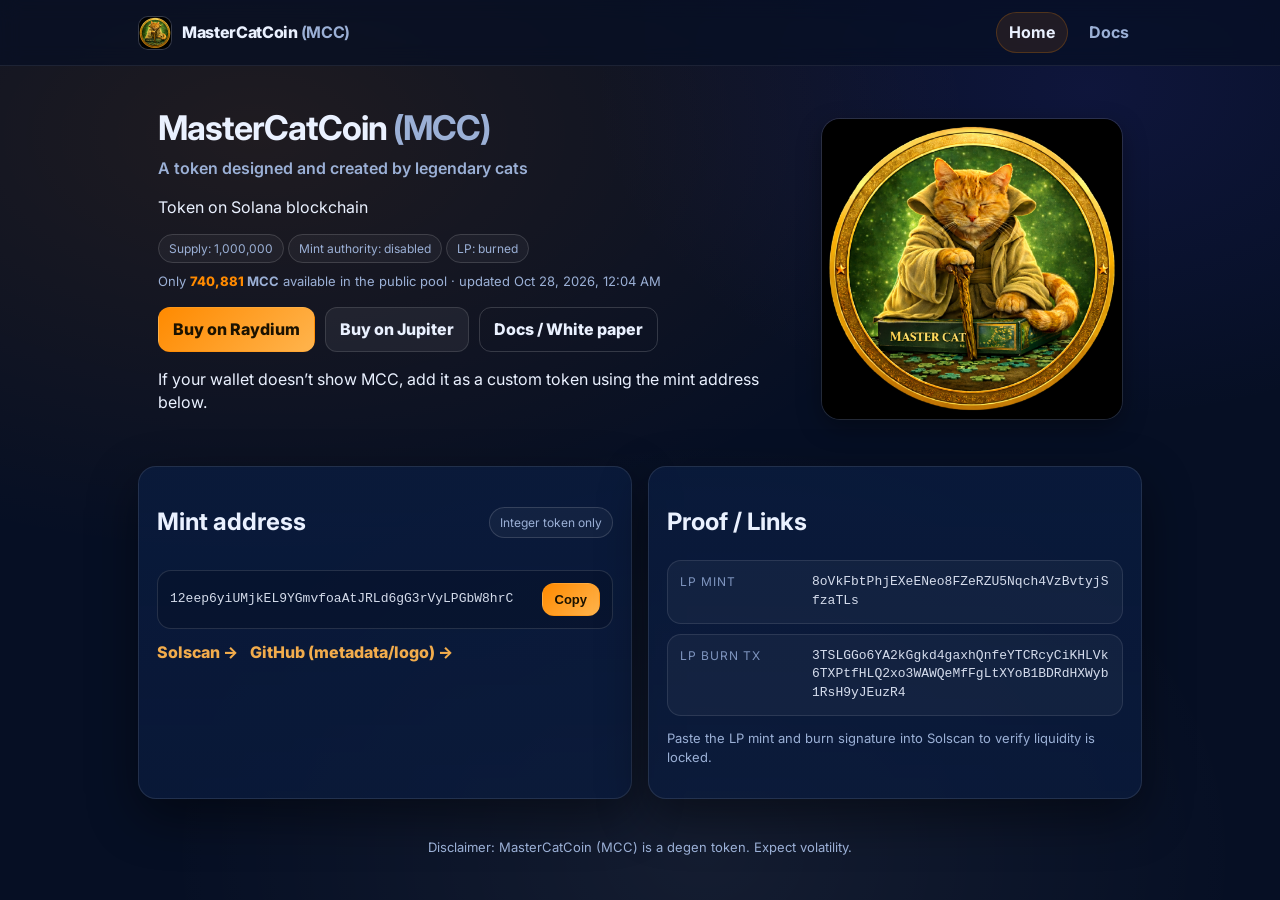
<file: index.html>
<!doctype html>
<html lang="en">
<head>
  <meta charset="utf-8" />
  <meta name="viewport" content="width=device-width,initial-scale=1" />
  <title>MasterCatCoin (MCC)</title>
  <meta name="description" content="MasterCatCoin (MCC) — A token designed by and for lengendary cats" />

  <link rel="icon" href="assets/logo.png" />
  <link rel="stylesheet" href="styles.css" />

  <link rel="preconnect" href="https://fonts.googleapis.com">
  <link rel="preconnect" href="https://fonts.gstatic.com" crossorigin>
  <link href="https://fonts.googleapis.com/css2?family=Inter:wght@400;500;600;700;800&display=swap" rel="stylesheet">
</head>

<body>
  <nav class="topnav">
    <div class="nav-inner">
      <div class="nav-left">
        <img src="assets/logo.png" alt="MasterCatCoin logo" class="nav-logo" />
        <div class="nav-title">MasterCatCoin <span class="sym">(MCC)</span></div>
      </div>
      <div class="nav-links">
        <a class="active" href="/">Home</a>
        <a href="/docs.html">Docs</a>
      </div>
    </div>
  </nav>

  <main class="wrap">
    <header class="hero">
      <div class="hero-inner">

        <!-- LEFT: text + buttons -->
        <div class="hero-left">
          <h1>MasterCatCoin <span class="muted">(MCC)</span></h1>
          <p class="tagline">A token designed and created by legendary cats</p>
          <p class="subline">Token on Solana blockchain</p>

          <div class="pill-row">
            <span class="pill">Supply: 1,000,000</span>
            <span class="pill ok">Mint authority: disabled</span>
            <span class="pill ok">LP: burned</span>
            <p class="small">
             Only <strong><span id="poolAmt">…</span> MCC</strong> available in the public pool
            <span class="muted">· updated <span id="poolUpdated">…</span></span>
            </p>
            
          </div>

          <div class="hero-actions">
            <a class="btn primary" href="https://raydium.io/swap/" target="_blank">Buy on Raydium</a>
            <a class="btn secondary" href="https://jup.ag/swap/SOL-MCC" target="_blank">Buy on Jupiter</a>
            <a class="btn ghost" href="/docs.html">Docs / White paper</a>
          </div>

          <p class="helper">
            If your wallet doesn’t show MCC, add it as a custom token using the mint address below.
          </p>
        </div>

        <!-- RIGHT: logo -->
        <div class="hero-right">
          <img src="assets/logo.png" alt="MasterCatCoin logo" class="hero-logo">
        </div>

      </div>
    </header>


    <section class="grid2">
      <section class="card">
        <div class="section-title">
          <h2>Mint address</h2>
          <span class="pill">Integer token only</span>
        </div>

        <div class="copybox">
          <code id="mint" class="break">12eep6yiUMjkEL9YGmvfoaAtJRLd6gG3rVyLPGbW8hrC</code>
          <button class="btn small" id="copyMintBtn" type="button">Copy</button>
        </div>

        <div class="row">
          <a class="link" href="https://solscan.io/token/12eep6yiUMjkEL9YGmvfoaAtJRLd6gG3rVyLPGbW8hrC" target="_blank" rel="noreferrer">Solscan →</a>
          <a class="link" href="https://github.com/rouxpn/ZoomieCoin" target="_blank" rel="noreferrer">GitHub (metadata/logo) →</a>
        </div>
      </section>

      <section class="card">
        <h2>Proof / Links</h2>
        <ul class="kv">
          <li><span>LP mint</span><code class="break">8oVkFbtPhjEXeENeo8FZeRZU5Nqch4VzBvtyjSfzaTLs</code></li>
          <li><span>LP burn tx</span><code class="break">3TSLGGo6YA2kGgkd4gaxhQnfeYTCRcyCiKHLVk6TXPtfHLQ2xo3WAWQeMfFgLtXYoB1BDRdHXWyb1RsH9yJEuzR4</code></li>
        </ul>
        <p class="small">Paste the LP mint and burn signature into Solscan to verify liquidity is locked.</p>
      </section>
    </section>

    <footer class="footer">
      <p>Disclaimer: MasterCatCoin (MCC) is a degen token. Expect volatility.</p>
    </footer>
  </main>

  <div class="toast" id="toast">Copied!</div>

  <script>
    const mintEl = document.getElementById("mint");
    const btn = document.getElementById("copyMintBtn");
    const toast = document.getElementById("toast");

    function showToast(text){
      toast.textContent = text;
      toast.classList.add("show");
      window.clearTimeout(window.__toastTimer);
      window.__toastTimer = window.setTimeout(() => toast.classList.remove("show"), 900);
    }

    btn.addEventListener("click", async () => {
      const mint = mintEl.textContent.trim();
      try {
        await navigator.clipboard.writeText(mint);
        showToast("Mint copied");
      } catch (e) {
        showToast("Copy failed — select manually");
      }
    });
  </script>
  
<script>
  async function loadPoolBalance() {
    const amtEl = document.getElementById("poolAmt");
    const updEl = document.getElementById("poolUpdated");
    if (!amtEl || !updEl) return;

    try {
      const res = await fetch("/data/pool.json", { cache: "no-store" });
      if (!res.ok) throw new Error("HTTP " + res.status);

      const data = await res.json();

      // amount
      const n = Number(data.amount);
      amtEl.textContent = Number.isFinite(n) ? n.toLocaleString() : data.amount;

      // updated time (stored by python as UTC ISO)
      if (data.updated_utc) {
        const d = new Date(data.updated_utc);
        updEl.textContent = d.toLocaleString([], {
          year: "numeric",
          month: "short",
          day: "2-digit",
          hour: "numeric",
          minute: "2-digit"
        });
      } else {
        updEl.textContent = "—";
      }
    } catch (e) {
      console.warn("Pool balance load failed:", e);
      amtEl.textContent = "—";
      updEl.textContent = "—";
    }
  }

  loadPoolBalance();
</script>
</body>
</html>
</file>
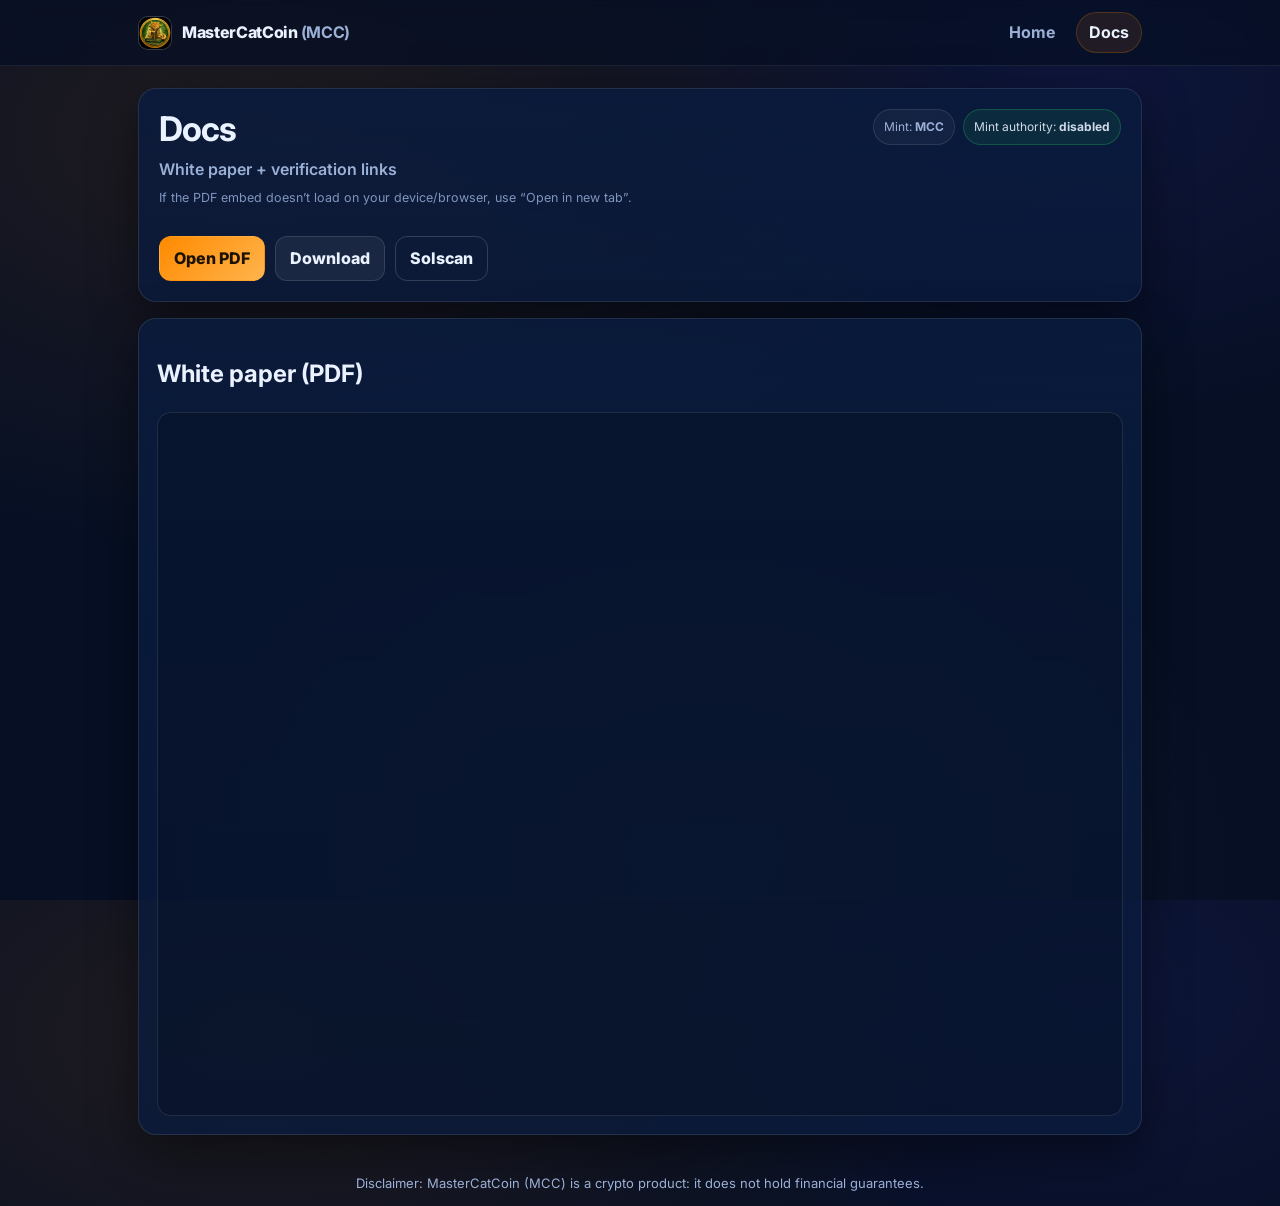
<file: docs.html>
<!doctype html>
<html lang="en">
<head>
  <meta charset="utf-8" />
  <meta name="viewport" content="width=device-width,initial-scale=1" />
  <title>MasterCatCoin Docs</title>

  <link rel="icon" href="assets/logo.png" />
  <link rel="stylesheet" href="styles.css" />

  <link rel="preconnect" href="https://fonts.googleapis.com">
  <link rel="preconnect" href="https://fonts.gstatic.com" crossorigin>
  <link href="https://fonts.googleapis.com/css2?family=Inter:wght@400;500;600;700;800&display=swap" rel="stylesheet">
</head>

<body>
  <nav class="topnav">
    <div class="nav-inner">
      <div class="nav-left">
        <img src="assets/logo.png" alt="MasterCatCoin logo" class="nav-logo" />
        <div class="nav-title">MasterCatCoin <span class="sym">(MCC)</span></div>
      </div>
      <div class="nav-links">
        <a href="/">Home</a>
        <a class="active" href="/docs.html">Docs</a>
      </div>
    </div>
  </nav>

  <main class="wrap">
    <header class="hero card">
      <div class="hero-top">
        <div>
          <h1>Docs</h1>
          <p class="tagline">White paper + verification links</p>
          <p class="fine">If the PDF embed doesn’t load on your device/browser, use “Open in new tab”.</p>
        </div>

        <div class="badges">
          <span class="badge">Mint: <strong>MCC</strong></span>
          <span class="badge ok">Mint authority: <strong>disabled</strong></span>
        </div>
      </div>

      <div class="hero-actions">
        <a class="btn" href="assets/MasterCatCoin_Whitepaper.pdf" target="_blank" rel="noreferrer">Open PDF</a>
        <a class="btn secondary" href="assets/MasterCatCoin_Whitepaper.pdf" download>Download</a>
        <a class="btn ghost" href="https://solscan.io/token/12eep6yiUMjkEL9YGmvfoaAtJRLd6gG3rVyLPGbW8hrC" target="_blank" rel="noreferrer">Solscan</a>
      </div>
    </header>

    <section class="card">
      <h2>White paper (PDF)</h2>
      <div class="pdf-frame">
        <iframe
          src="assets/MasterCatCoin_Whitepaper.pdf"
          title="MasterCatCoin Whitepaper"
          loading="lazy"
        ></iframe>
      </div>
    </section>

    <footer class="footer">
      <p>Disclaimer: MasterCatCoin (MCC) is a crypto product: it does not hold financial guarantees. </p>
    </footer>
  </main>
</body>
</html>
</file>
<file: styles.css>
/* ZoomieCoin theme inspired by modern DEX dashboards (dark navy + orange accent) */

:root{
  --bg: #060f24;           /* deep navy */
  --bg2:#081734;           /* slightly lighter */
  --panel:#0a1b3d;         /* card surface */
  --panel2:#0b214b;        /* hover surface */
  --border: rgba(255,255,255,.10);
  --border2: rgba(255,255,255,.16);

  --text:#eaf1ff;
  --muted:#9bb0d6;
  --muted2:#7f95bf;

  --accent:#ff8a00;        /* orange */
  --accent2:#ffb44d;
  --ok:#22c55e;

  --shadow: 0 18px 50px rgba(0,0,0,.45);
  --radius: 18px;
  --radius2: 14px;

  --maxw: 1040px;
}

*{ box-sizing:border-box; }
html,body{ height:100%; }
body{
  margin:0;
  font-family: Inter, system-ui, -apple-system, Segoe UI, Roboto, Arial, sans-serif;
  background: radial-gradient(1200px 700px at 20% 15%, rgba(255,138,0,.10), transparent 60%),
              radial-gradient(900px 600px at 85% 10%, rgba(79,70,229,.12), transparent 55%),
              radial-gradient(900px 700px at 55% 95%, rgba(255,255,255,.06), transparent 60%),
              var(--bg);
  color: var(--text);
  line-height: 1.45;
}

/* ---------- Top nav ---------- */
.topnav{
  position: sticky;
  top: 0;
  z-index: 10;
  background: rgba(6, 15, 36, .70);
  border-bottom: 1px solid rgba(255,255,255,.08);
  backdrop-filter: blur(10px);
  -webkit-backdrop-filter: blur(10px);
}

.nav-inner{
  max-width: var(--maxw);
  margin: 0 auto;
  padding: 12px 18px;
  display:flex;
  align-items:center;
  justify-content:space-between;
  gap: 14px;
}

.nav-left{
  display:flex;
  align-items:center;
  gap: 10px;
  min-width: 220px;
}

.nav-logo{
  width: 34px;
  height: 34px;
  border-radius: 10px;
  border: 1px solid rgba(255,255,255,.12);
  background: rgba(255,255,255,.06);
}

.nav-title{
  font-weight: 800;
  letter-spacing: -0.02em;
}

.nav-title .sym{
  color: var(--muted);
  font-weight: 700;
}

.nav-links{
  display:flex;
  align-items:center;
  gap: 8px;
}

.nav-links a{
  text-decoration:none;
  color: var(--muted);
  font-weight: 700;
  padding: 8px 12px;
  border-radius: 999px;
  border: 1px solid transparent;
}

.nav-links a:hover{
  color: var(--text);
  background: rgba(255,255,255,.05);
  border-color: rgba(255,255,255,.08);
}

.nav-links a.active{
  color: var(--text);
  background: rgba(255,138,0,.10);
  border-color: rgba(255,138,0,.22);
}

/* ---------- Layout ---------- */
.wrap{
  max-width: var(--maxw);
  margin: 22px auto 44px auto;
  padding: 0 18px;
  display:grid;
  gap: 16px;
}

.card{
  background: linear-gradient(180deg, rgba(10,27,61,.88), rgba(10,27,61,.78));
  border: 1px solid var(--border);
  border-radius: var(--radius);
  box-shadow: var(--shadow);
  padding: 18px;
}

.card:hover{
  border-color: rgba(255,255,255,.14);
}

.hero{
  padding: 20px;
}

.hero-top{
  display:flex;
  justify-content:space-between;
  align-items:flex-start;
  gap: 18px;
  flex-wrap: wrap;
}

.hero h1{
  margin:0;
  font-size: 34px;
  letter-spacing: -0.03em;
  line-height: 1.15;
}

.muted{ color: var(--muted); }
.small{ font-size: 13px; color: var(--muted); }
.fine{ font-size: 12.5px; color: var(--muted2); margin-top: 8px; }

.tagline{
  margin: 10px 0 0 0;
  color: var(--muted);
  font-weight: 600;
  max-width: 65ch;
}

.badges{
  display:flex;
  gap: 8px;
  flex-wrap: wrap;
  justify-content:flex-end;
}

.badge{
  font-size: 12px;
  color: var(--muted);
  border: 1px solid rgba(255,255,255,.10);
  background: rgba(255,255,255,.04);
  padding: 8px 10px;
  border-radius: 999px;
}

.badge.ok{
  color: rgba(234,241,255,.88);
  border-color: rgba(34,197,94,.28);
  background: rgba(34,197,94,.10);
}

.hero-actions{
  display:flex;
  gap: 10px;
  flex-wrap: wrap;
  margin-top: 16px;
}

/* ---------- Buttons ---------- */
.btn, .iconbtn{
  display:inline-flex;
  align-items:center;
  justify-content:center;
  gap: 8px;
  padding: 10px 14px;
  border-radius: 12px;
  border: 1px solid transparent;
  text-decoration:none;
  font-weight: 800;
  cursor: pointer;
  user-select: none;
}

.btn{
  background: linear-gradient(135deg, var(--accent), var(--accent2));
  color: #1b1200;
}

.btn:hover{
  filter: brightness(1.02);
  transform: translateY(-1px);
}

.btn:active{ transform: translateY(0px); }

.btn.secondary{
  background: rgba(255,255,255,.06);
  border-color: rgba(255,255,255,.12);
  color: var(--text);
}

.btn.secondary:hover{
  background: rgba(255,255,255,.09);
}

.btn.ghost{
  background: transparent;
  border-color: rgba(255,255,255,.16);
  color: var(--text);
}

.btn.small{
  padding: 8px 12px;
  font-size: 13px;
}

a.link{
  color: rgba(255,180,77,.95);
  font-weight: 800;
  text-decoration: none;
}
a.link:hover{ text-decoration: underline; }

/* ---------- Grid ---------- */
.grid2{
  display:grid;
  grid-template-columns: 1fr 1fr;
  gap: 16px;
}

.section-title{
  display:flex;
  align-items:center;
  justify-content:space-between;
  gap: 10px;
  flex-wrap: wrap;
}

.pill{
  font-size: 12px;
  color: var(--muted);
  border: 1px solid rgba(255,255,255,.14);
  padding: 6px 10px;
  border-radius: 999px;
  background: rgba(255,255,255,.04);
}

/* ---------- Mint copy box ---------- */
.copybox{
  display:flex;
  align-items:center;
  justify-content:space-between;
  gap: 10px;
  border: 1px solid rgba(255,255,255,.12);
  background: rgba(0,0,0,.16);
  border-radius: var(--radius2);
  padding: 12px;
  margin: 10px 0 8px 0;
}

code, .mono{
  font-family: ui-monospace, SFMono-Regular, Menlo, Monaco, Consolas, "Liberation Mono", "Courier New", monospace;
  font-size: 13px;
  color: rgba(234,241,255,.90);
}

.break{ word-break: break-all; }

.row{
  display:flex;
  gap: 12px;
  flex-wrap: wrap;
  margin-top: 12px;
}

/* ---------- KV list ---------- */
.kv{
  list-style:none;
  padding: 0;
  margin: 0;
  display:grid;
  gap: 10px;
}

.kv li{
  display:grid;
  grid-template-columns: 120px 1fr;
  gap: 12px;
  padding: 12px;
  border-radius: 14px;
  border: 1px solid rgba(255,255,255,.10);
  background: rgba(255,255,255,.04);
}

.kv li span{
  color: var(--muted2);
  font-size: 12px;
  text-transform: uppercase;
  letter-spacing: .08em;
}

/* ---------- PDF ---------- */
.pdf-frame{
  border: 1px solid rgba(255,255,255,.10);
  border-radius: 14px;
  overflow: hidden;
  background: rgba(0,0,0,.18);
}

.pdf-frame iframe{
  width: 100%;
  height: 78vh;
  border: 0;
  display: block;
}

/* ---------- Footer ---------- */
.footer{
  text-align:center;
  padding: 10px 0 0 0;
  color: var(--muted);
  font-size: 13px;
}

/* ---------- Toast ---------- */
.toast{
  position: fixed;
  left: 50%;
  bottom: 18px;
  transform: translateX(-50%);
  background: rgba(10,27,61,.92);
  border: 1px solid rgba(255,255,255,.12);
  color: var(--text);
  padding: 10px 12px;
  border-radius: 999px;
  box-shadow: 0 16px 40px rgba(0,0,0,.45);
  font-weight: 800;
  opacity: 0;
  pointer-events: none;
  transition: opacity .18s ease, transform .18s ease;
}
.toast.show{
  opacity: 1;
  transform: translateX(-50%) translateY(-2px);
}

/* Mobile */
@media (max-width: 860px){
  .grid2{ grid-template-columns: 1fr; }
  .kv li{ grid-template-columns: 1fr; }
  .hero h1{ font-size: 30px; }
}

/* ================================
   HERO LAYOUT (desktop)
================================ */
.hero-inner {
  display: grid;
  grid-template-columns: 1fr auto;
  align-items: center;
  gap: 24px;
}

.hero-left {
  max-width: 680px;
}

.hero-right {
  display: flex;
  align-items: center;
  justify-content: center;
}

/* HERO LOGO (desktop size) */
.hero-logo {
  width: 300px;            /* change this (64–96) if you want */
  max-width: 300px;
  height: auto;
  display: block;
  border-radius: 18px;
  background: rgba(255,255,255,0.04);
  box-shadow:
    0 0 0 1px rgba(255,255,255,0.12),
    0 8px 24px rgba(0,0,0,0.35);
}

/* ================================
   MOBILE POLISH
================================ */
@media (max-width: 900px) {

  /* Overall spacing */
  .wrap { padding: 0 14px; }

  /* Nav wraps cleanly */
  .nav-inner {
    flex-wrap: wrap;
    gap: 10px;
  }

  .nav-left {
    min-width: unset;
  }

  .nav-links {
    width: 100%;
    justify-content: flex-start;
  }

  /* Hero stacks */
  .hero-inner {
    grid-template-columns: 1fr;
    gap: 14px;
  }

  .hero-right {
    justify-content: flex-start;
  }

  .hero h1 {
    font-size: 28px;
  }

  /* Logo smaller on mobile */
  .hero-logo {
    width: 260px;
    max-width: 260px;
    margin-top: 10px;
  }

  /* Badges/pills align left */
  .badges, .pill-row {
    justify-content: flex-start;
  }

  /* Buttons become full-width */
  .hero-actions .btn {
    width: 100%;
    justify-content: center;
  }

  /* Copy box stacks */
  .copybox {
    flex-direction: column;
    align-items: stretch;
    gap: 10px;
  }

  .copybox code {
    width: 100%;
    overflow-x: auto;
    display: block;
  }

  .copybox .btn,
  .copybox .iconbtn {
    width: 100%;
  }

  /* KV list becomes single column */
  .kv li {
    grid-template-columns: 1fr;
  }
}

#poolAmt {
  color: var(--accent);
  font-weight: 800;
}
</file>
